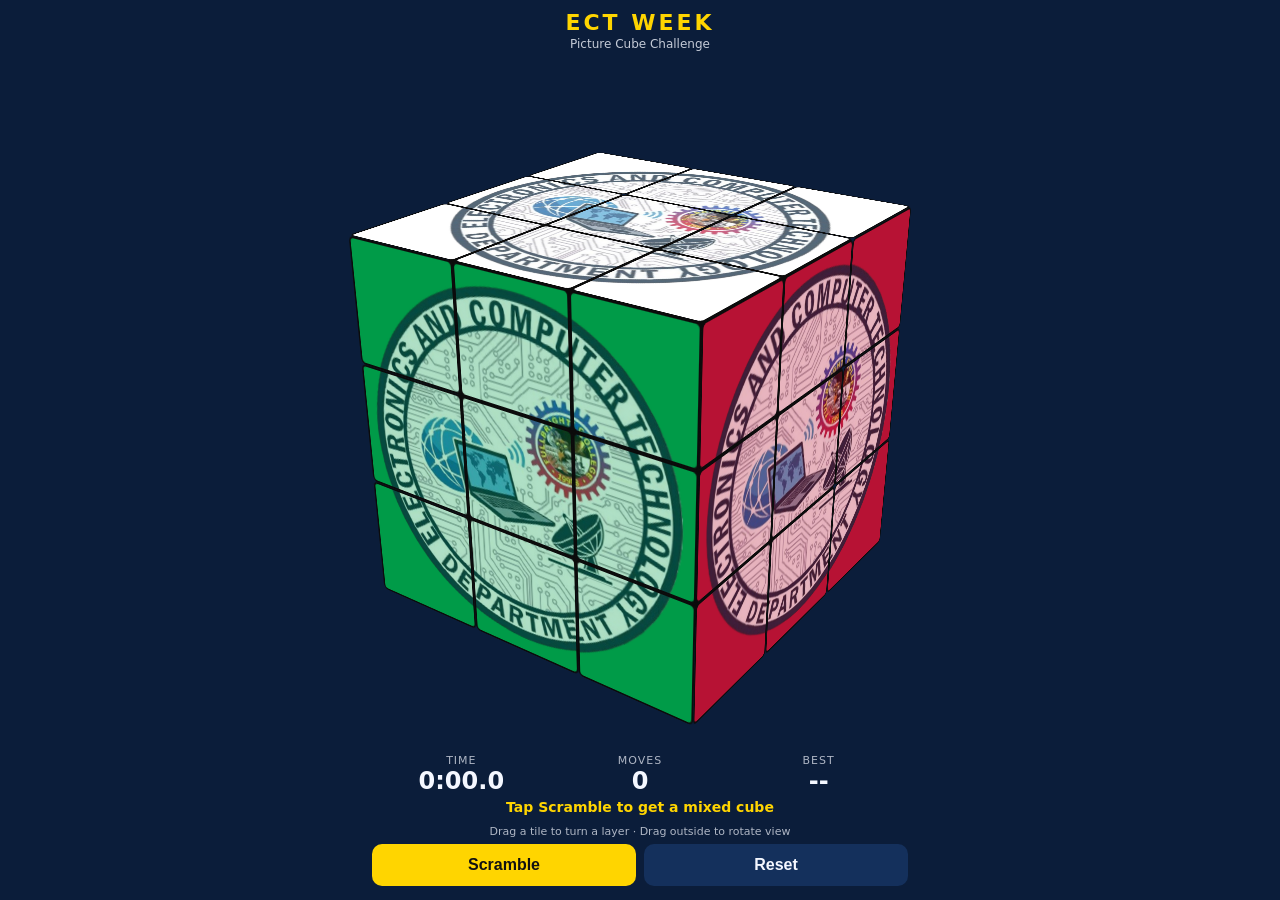
<file: index.html>
<!doctype html>
<html lang="en">
  <head>
    <meta charset="utf-8" />
    <meta
      name="viewport"
      content="width=device-width, initial-scale=1, viewport-fit=cover"
    />
    <title>ECT Week Picture Cube</title>
    <link rel="stylesheet" href="style.css" />
  </head>
  <body>
    <header class="app-header">
      <h1>ECT WEEK</h1>
      <p>Picture Cube Challenge</p>
    </header>

    <main id="stage">
      <div id="scene"></div>
    </main>

    <section class="hud">
      <div class="stat">
        <span class="stat-label">Time</span
        ><strong id="timer" class="stat-value">0:00.0</strong>
      </div>
      <div class="stat">
        <span class="stat-label">Moves</span
        ><strong id="moveCount" class="stat-value">0</strong>
      </div>
      <div class="stat">
        <span class="stat-label">Best</span
        ><strong id="bestTime" class="stat-value">--</strong>
      </div>
    </section>
    <p id="status" class="status" role="status"></p>

    <p class="hint">
      Drag a tile to turn a layer · Drag outside to rotate view
    </p>

    <section class="actions">
      <button id="scrambleBtn" class="action">Scramble</button>
      <button id="resetBtn" class="action action-secondary">Reset</button>
    </section>

    <div
      id="winScreen"
      class="win"
      role="dialog"
      aria-modal="true"
      aria-labelledby="winTitle"
      hidden
    >
      <div class="win-card">
        <p id="winBadge" class="win-badge" hidden>New best time!</p>
        <h2 id="winTitle">Solved!</h2>
        <p id="winTime" class="win-time">0:00.00</p>
        <dl class="win-stats">
          <div>
            <dt>Moves</dt>
            <dd id="winMoves">0</dd>
          </div>
          <div>
            <dt>Best</dt>
            <dd id="winBest">--</dd>
          </div>
        </dl>
        <div class="win-actions">
          <button id="playAgainBtn" class="action">Play again</button>
          <button id="closeWinBtn" class="action action-secondary">
            Close
          </button>
        </div>
      </div>
    </div>

    <script src="cube-logic.js"></script>
    <script src="cube-orientation.js"></script>
    <script src="cube-app-bridge.js"></script>
    <script src="cube-storage.js"></script>
    <script src="cube-view.js"></script>
    <script src="cube-feedback.js"></script>
    <script src="cube-input.js"></script>
    <script src="cube-game.js"></script>
    <script src="main.js"></script>
  </body>
</html>
</file>
<file: style.css>
:root {
  --bg: #0b1d3a;
  --panel: #14305c;
  --panel-raised: #1f4a8a;
  --accent: #ffd500;
  --text: #f4f7ff;
  --plastic: #0b0b0b;
  --s: 90px;
  color-scheme: dark;
  box-sizing: border-box;
  padding-top: env(safe-area-inset-top, 0px);
  padding-bottom: env(safe-area-inset-bottom, 0px);
}

html {
  scroll-padding-top: env(safe-area-inset-top, 0px);
}

* {
  box-sizing: border-box;
  -webkit-tap-highlight-color: transparent;
}

html,
body {
  margin: 0;
  height: 100%;
  background: var(--bg);
  color: var(--text);
  font-family: system-ui, sans-serif;
  overflow: hidden;
  user-select: none;
  -webkit-user-select: none;
  -webkit-touch-callout: none;
}

body {
  display: flex;
  flex-direction: column;
}

.app-header {
  text-align: center;
  padding: 10px 0 0;
}
.app-header h1 {
  margin: 0;
  font-size: 22px;
  letter-spacing: 3px;
  color: var(--accent);
}
.app-header p {
  margin: 2px 0 0;
  font-size: 12px;
  opacity: 0.8;
}

#stage {
  flex: 1;
  position: relative;
  perspective: 900px;
  touch-action: none;
  cursor: grab;
}

.face[data-cubie] {
  cursor: pointer;
}
#stage.is-dragging,
#stage.is-dragging .face {
  cursor: grabbing;
}

#scene {
  position: absolute;
  left: 50%;
  top: 50%;
  width: 0;
  height: 0;
  transform-style: preserve-3d;
}

.cubie {
  position: absolute;
  left: 0;
  top: 0;
  width: 0;
  height: 0;
  transform-style: preserve-3d;
  transform-origin: 0 0 0;
}

.face {
  position: absolute;
  width: var(--s);
  height: var(--s);
  left: calc(var(--s) / -2);
  top: calc(var(--s) / -2);
  border: 2px solid var(--plastic);
  border-radius: 6px;
  background-color: var(--plastic);
  background-size: 300% 300%;
  backface-visibility: hidden;
}

.hud {
  width: min(100%, 560px);
  margin: 0 auto;
  display: flex;
  justify-content: space-around;
  padding: 0 12px 4px;
}
.stat {
  display: flex;
  flex-direction: column;
  align-items: center;
  min-width: 90px;
}
.stat-label {
  font-size: 11px;
  letter-spacing: 1px;
  text-transform: uppercase;
  opacity: 0.7;
}
.stat-value {
  font-size: 24px;
  font-variant-numeric: tabular-nums;
}

.status {
  margin: 0;
  min-height: 20px;
  text-align: center;
  font-size: 14px;
  font-weight: 700;
  color: var(--accent);
}

.action {
  border: 0;
  border-radius: 10px;
  padding: 12px 0;
  font-size: 16px;
  font-weight: 700;
  color: var(--text);
  background: var(--panel);
}
.action:active {
  filter: brightness(1.4);
}

.hint {
  margin: 6px 0;
  text-align: center;
  font-size: 11px;
  opacity: 0.7;
}

.actions {
  width: min(100%, 560px);
  margin: 0 auto;
  display: flex;
  gap: 8px;
  padding: 0 12px 14px;
}
.action {
  flex: 1;
  background: var(--accent);
  color: #111;
}
.action-secondary {
  background: var(--panel);
  color: var(--text);
}

.win[hidden] {
  display: none;
}
.win {
  position: fixed;
  inset: 0;
  z-index: 10;
  display: flex;
  align-items: center;
  justify-content: center;
  padding: 16px;
  background: rgba(11, 29, 58, 0.85);
}
.win-card {
  width: min(100%, 380px);
  padding: 28px 24px 24px;
  border-radius: 20px;
  text-align: center;
  background: var(--panel);
  animation: win-pop 220ms ease-out;
}
.win-card h2 {
  margin: 0;
  font-size: 28px;
  letter-spacing: 2px;
}
.win-badge {
  display: inline-block;
  margin: 0 0 8px;
  padding: 4px 12px;
  border-radius: 999px;
  font-size: 13px;
  font-weight: 700;
  color: #111;
  background: var(--accent);
}
.win-time {
  margin: 8px 0 16px;
  font-size: 56px;
  font-weight: 700;
  font-variant-numeric: tabular-nums;
  color: var(--accent);
}
.win-stats {
  display: flex;
  justify-content: space-around;
  margin: 0 0 20px;
}
.win-stats dt {
  font-size: 12px;
  letter-spacing: 1px;
  text-transform: uppercase;
  opacity: 0.7;
}
.win-stats dd {
  margin: 2px 0 0;
  font-size: 22px;
  font-weight: 700;
  font-variant-numeric: tabular-nums;
}
.win-actions {
  display: flex;
  gap: 8px;
  padding: 0;
}
.win-card .action-secondary {
  background: var(--panel-raised);
}

@keyframes win-pop {
  from {
    transform: scale(0.92);
    opacity: 0;
  }
  to {
    transform: scale(1);
    opacity: 1;
  }
}
@media (prefers-reduced-motion: reduce) {
  .win-card {
    animation: none;
  }
}
</file>
